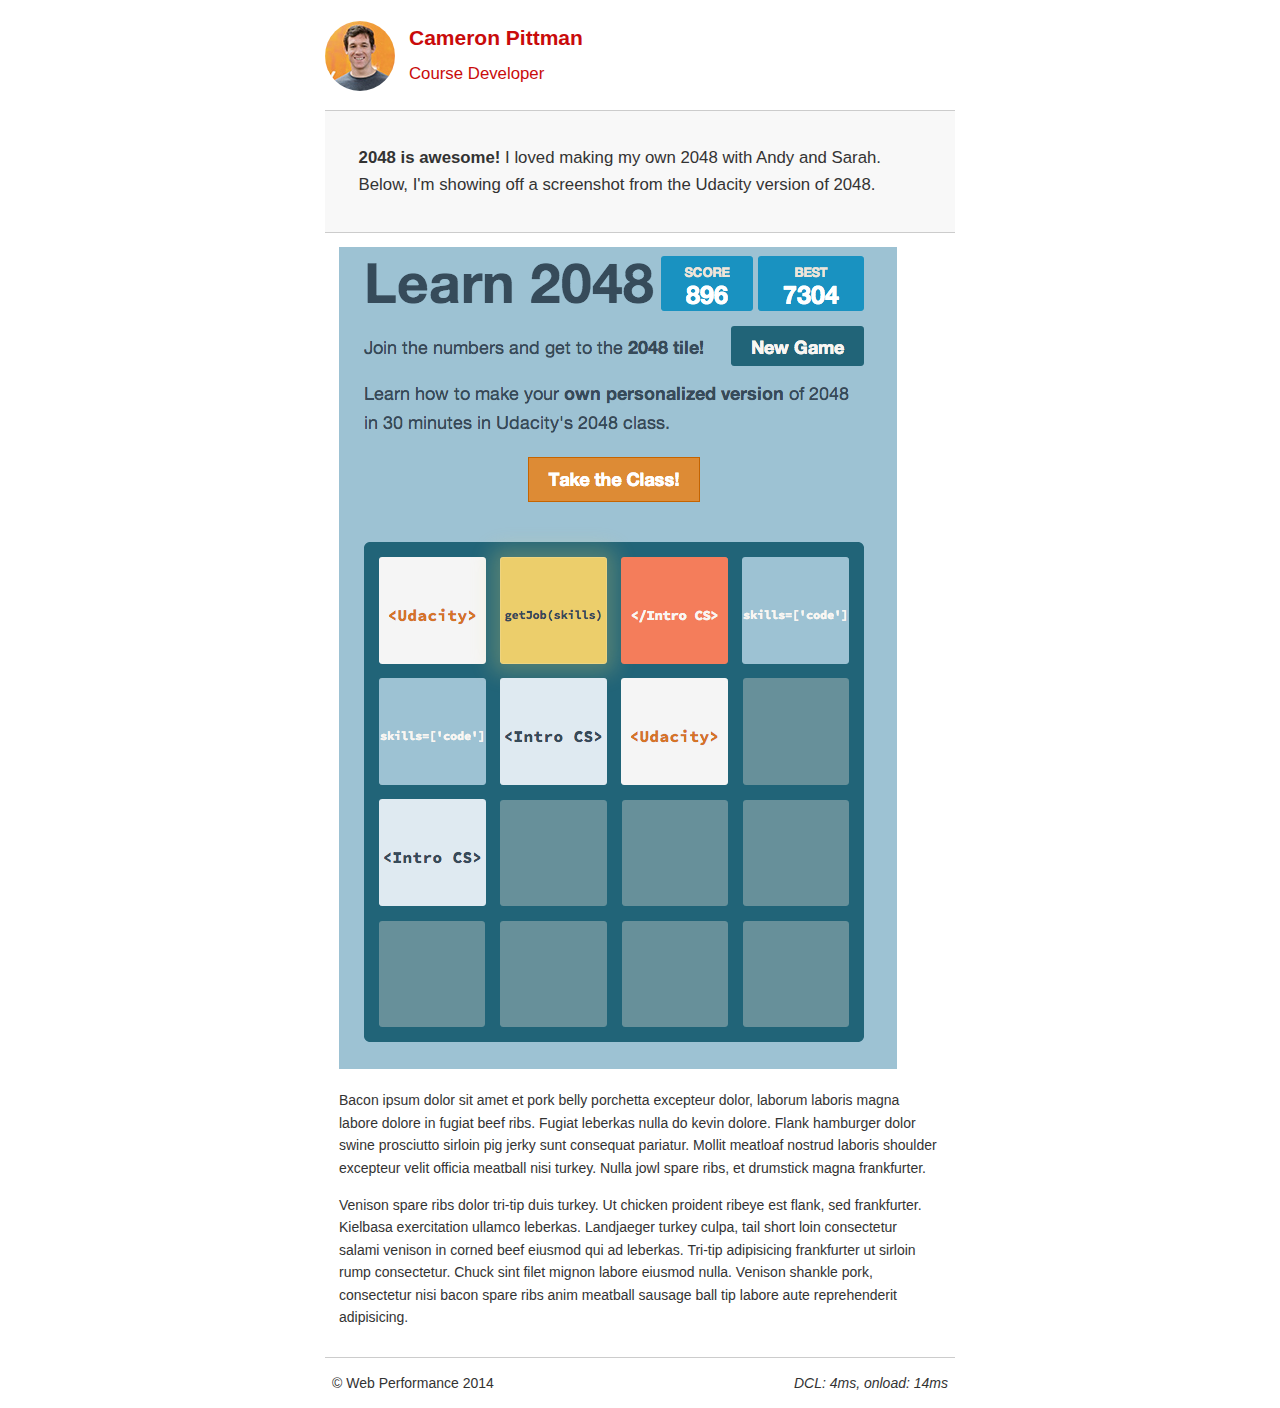
<file: project-2048.html>
<!DOCTYPE html>
<html lang="en">
  <head>
    <meta charset="utf-8">
    <meta name="viewport" content="width=device-width, initial-scale=1">
    <meta name="description" content=" FILL ME IN ">
    <meta name="author" content=" Cameron Pittman ">
    <title>Cameron Pittman: Portfolio</title>
    <script>
      var cb=function(){var e=document.createElement("link");e.rel="stylesheet";e.href="css/style.min.css";var t=document.getElementsByTagName("head")[0];t.parentNode.insertBefore(e,t)};var raf=requestAnimationFrame||mozRequestAnimationFrame||webkitRequestAnimationFrame||msRequestAnimationFrame;if(raf)raf(cb);else window.addEventListener("load",cb)
    </script>
    <script async src="js/perfmaters.min.js"></script>
  </head>
  <body>
    <header>
      <a href="/"><img src="img/profilepic.jpg"></a>
      <p>Cameron Pittman<br><span>Course Developer</span></p>
    </header>
    <div class="container">
      <div class="hero">
        <strong>2048 is awesome!</strong> I loved making my own 2048 with Andy and Sarah. Below, I'm showing off a screenshot from the Udacity version of 2048.
      </div>
      <div class="content">
        <img class="img-responsive" src="img/2048.png">
        <p>Bacon ipsum dolor sit amet et pork belly porchetta excepteur dolor, laborum laboris magna labore dolore in fugiat beef ribs. Fugiat leberkas nulla do kevin dolore. Flank hamburger dolor swine prosciutto sirloin pig jerky sunt consequat pariatur. Mollit meatloaf nostrud laboris shoulder excepteur velit officia meatball nisi turkey. Nulla jowl spare ribs, et drumstick magna frankfurter.</p>

        <p>Venison spare ribs dolor tri-tip duis turkey. Ut chicken proident ribeye est flank, sed frankfurter. Kielbasa exercitation ullamco leberkas. Landjaeger turkey culpa, tail short loin consectetur salami venison in corned beef eiusmod qui ad leberkas. Tri-tip adipisicing frankfurter ut sirloin rump consectetur. Chuck sint filet mignon labore eiusmod nulla. Venison shankle pork, consectetur nisi bacon spare ribs anim meatball sausage ball tip labore aute reprehenderit adipisicing.</p>
    </div>
    <footer>
      <p>&copy; Web Performance 2014 <span id="crp-stats"></span></p>
    </footer>
  </body>
</html>
</file>
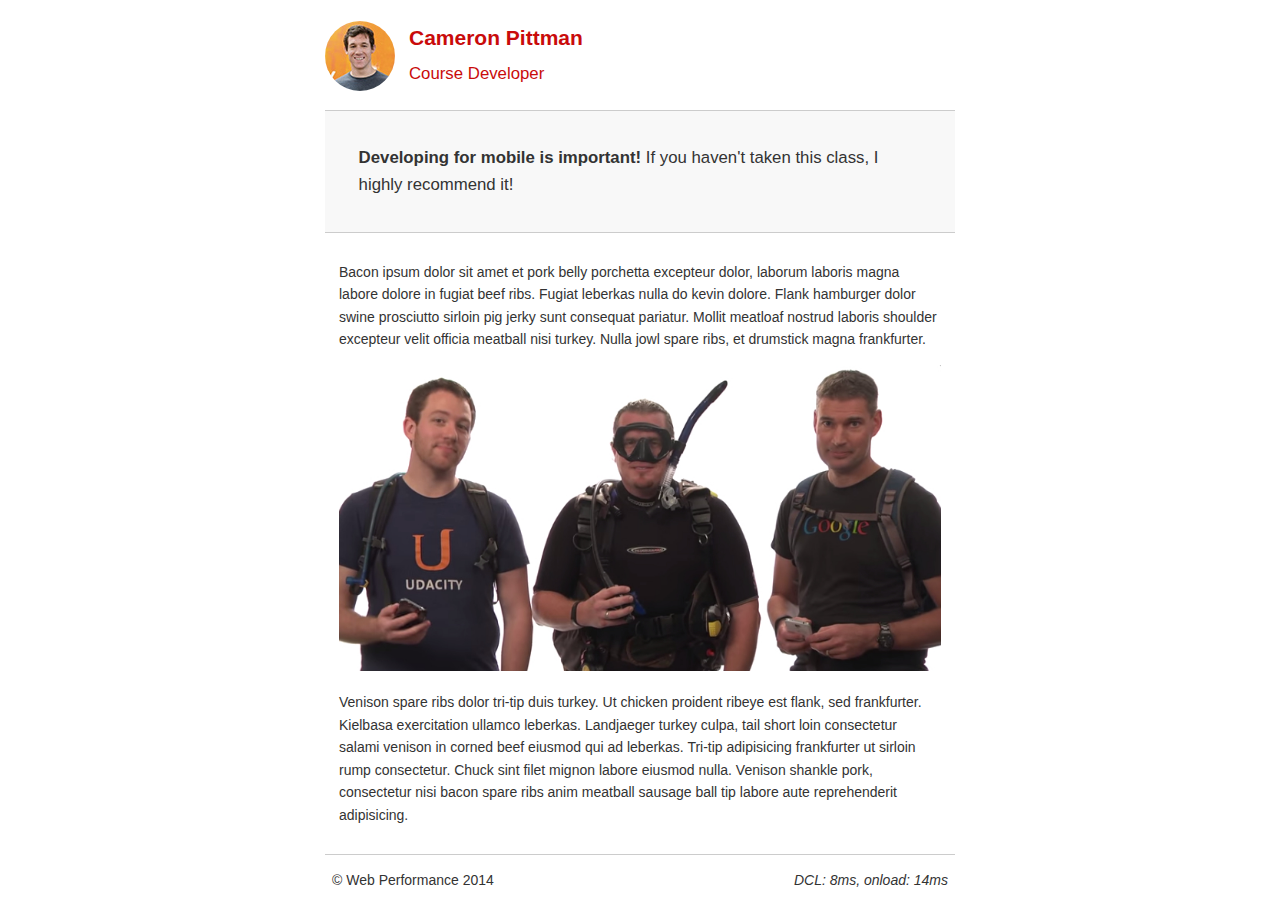
<file: project-mobile.html>
<!DOCTYPE html>
<html lang="en">
  <head>
    <meta charset="utf-8">
    <meta name="viewport" content="width=device-width, initial-scale=1">
    <meta name="description" content=" Cameron's mobile project">
    <meta name="author" content=" Cameron Pitman">
    <title>Cameron Pitman: Portfolio</title>
    <script>
      var cb=function(){var e=document.createElement("link");e.rel="stylesheet";e.href="css/style.min.css";var t=document.getElementsByTagName("head")[0];t.parentNode.insertBefore(e,t)};var raf=requestAnimationFrame||mozRequestAnimationFrame||webkitRequestAnimationFrame||msRequestAnimationFrame;if(raf)raf(cb);else window.addEventListener("load",cb)
    </script>
    <script async src="js/perfmaters.min.js"></script>
  </head>
  <body>
    <header>
      <a href="/"><img src="img/profilepic.jpg"></a>
      <p>Cameron Pittman<br><span>Course Developer</span></p>
    </header>
    <div class="container">
      <div class="hero">
        <strong>Developing for mobile is important!</strong> If you haven't taken this class, I highly recommend it!
      </div>
      <div class="content">
        <p>Bacon ipsum dolor sit amet et pork belly porchetta excepteur dolor, laborum laboris magna labore dolore in fugiat beef ribs. Fugiat leberkas nulla do kevin dolore. Flank hamburger dolor swine prosciutto sirloin pig jerky sunt consequat pariatur. Mollit meatloaf nostrud laboris shoulder excepteur velit officia meatball nisi turkey. Nulla jowl spare ribs, et drumstick magna frankfurter.</p>
        <img src="img/mobilewebdev.jpg">
        <p>Venison spare ribs dolor tri-tip duis turkey. Ut chicken proident ribeye est flank, sed frankfurter. Kielbasa exercitation ullamco leberkas. Landjaeger turkey culpa, tail short loin consectetur salami venison in corned beef eiusmod qui ad leberkas. Tri-tip adipisicing frankfurter ut sirloin rump consectetur. Chuck sint filet mignon labore eiusmod nulla. Venison shankle pork, consectetur nisi bacon spare ribs anim meatball sausage ball tip labore aute reprehenderit adipisicing.</p>
    </div>
    <footer>
      <p>&copy; Web Performance 2014 <span id="crp-stats"></span></p>
    </footer>
  </body>
</html>
</file>
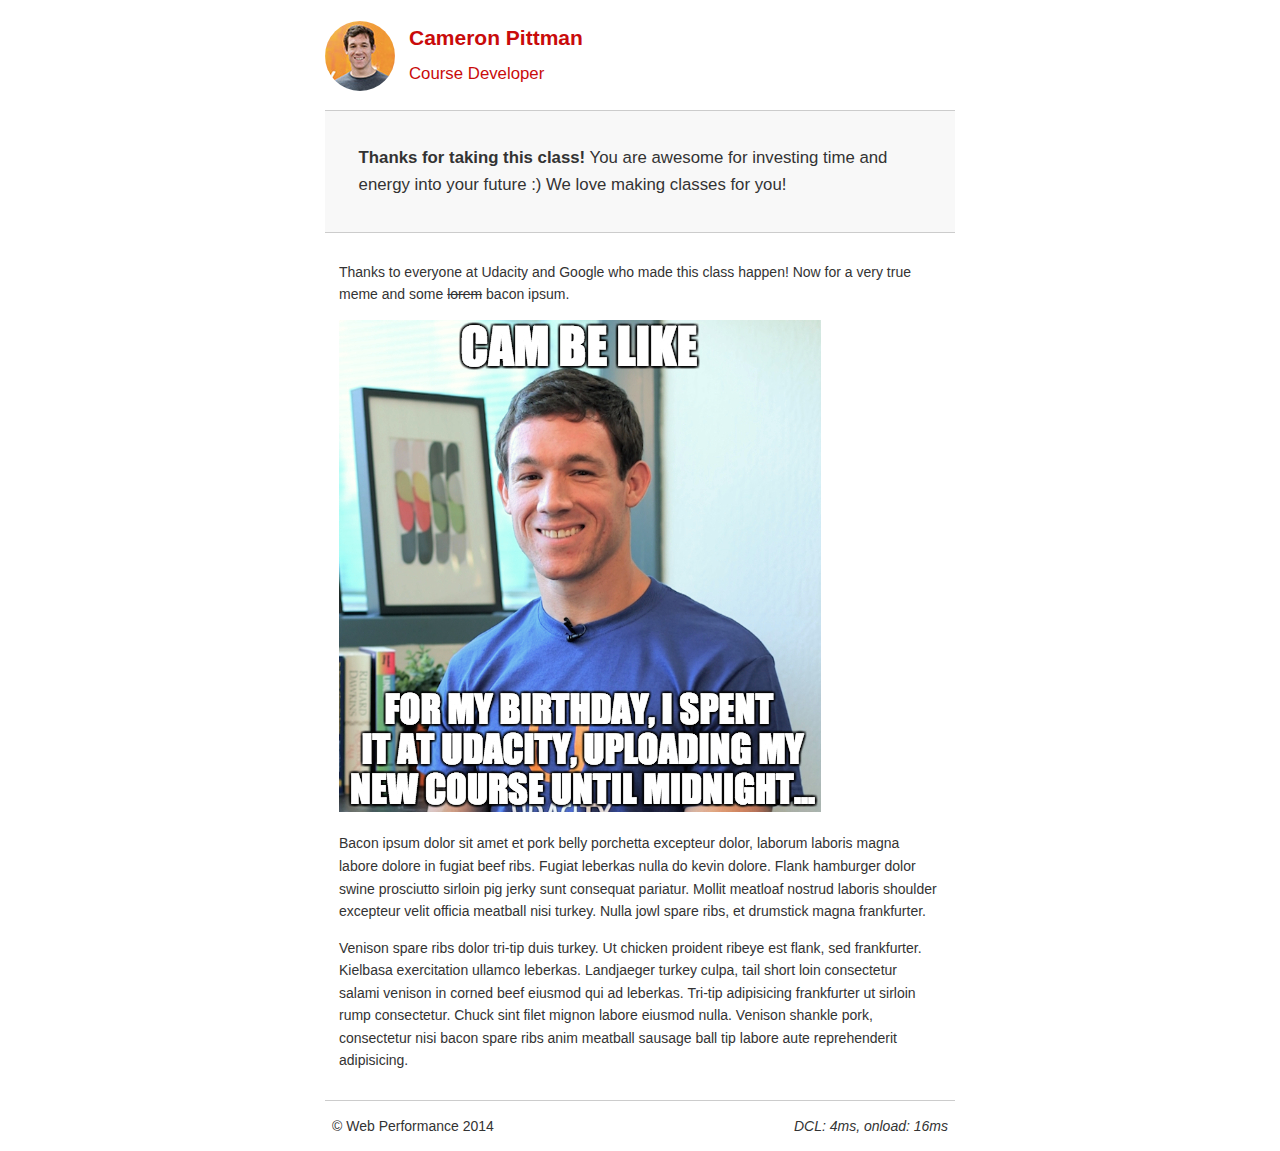
<file: project-webperf.html>
<!DOCTYPE html>
<html lang="en">
  <head>
    <meta charset="utf-8">
    <meta name="viewport" content="width=device-width, initial-scale=1">
    <meta name="description" content=" FILL ME IN ">
    <meta name="author" content="Cameron Pittman">
    <title>Cameron Pittman: Portfolio</title>
    <script async src="js/perfmaters.min.js"></script>
    <script>
      var cb=function(){var e=document.createElement("link");e.rel="stylesheet";e.href="css/style.min.css";var t=document.getElementsByTagName("head")[0];t.parentNode.insertBefore(e,t)};var raf=requestAnimationFrame||mozRequestAnimationFrame||webkitRequestAnimationFrame||msRequestAnimationFrame;if(raf)raf(cb);else window.addEventListener("load",cb)
    </script>
  </head>
  <body>
    <header>
      <a href="/"><img src="img/profilepic.jpg"></a>
      <p>Cameron Pittman<br><span>Course Developer</span></p>
    </header>

    <div class="container">
      <div class="hero">
        <strong>Thanks for taking this class!</strong> You are awesome for investing time and energy into your future :) We love making classes for you!
      </div>

      <div class="content">

        <p>Thanks to everyone at Udacity and Google who made this class happen! Now for a very true meme and some <strike>lorem</strike> bacon ipsum.</p>

        <img src="img/cam_be_like.jpg">

        <p>Bacon ipsum dolor sit amet et pork belly porchetta excepteur dolor, laborum laboris magna labore dolore in fugiat beef ribs. Fugiat leberkas nulla do kevin dolore. Flank hamburger dolor swine prosciutto sirloin pig jerky sunt consequat pariatur. Mollit meatloaf nostrud laboris shoulder excepteur velit officia meatball nisi turkey. Nulla jowl spare ribs, et drumstick magna frankfurter.</p>

        <p>Venison spare ribs dolor tri-tip duis turkey. Ut chicken proident ribeye est flank, sed frankfurter. Kielbasa exercitation ullamco leberkas. Landjaeger turkey culpa, tail short loin consectetur salami venison in corned beef eiusmod qui ad leberkas. Tri-tip adipisicing frankfurter ut sirloin rump consectetur. Chuck sint filet mignon labore eiusmod nulla. Venison shankle pork, consectetur nisi bacon spare ribs anim meatball sausage ball tip labore aute reprehenderit adipisicing.</p>

    </div>

    <footer>
      <p>&copy; Web Performance 2014 <span id="crp-stats"></span></p>
    </footer>
  </body>
</html>
</file>
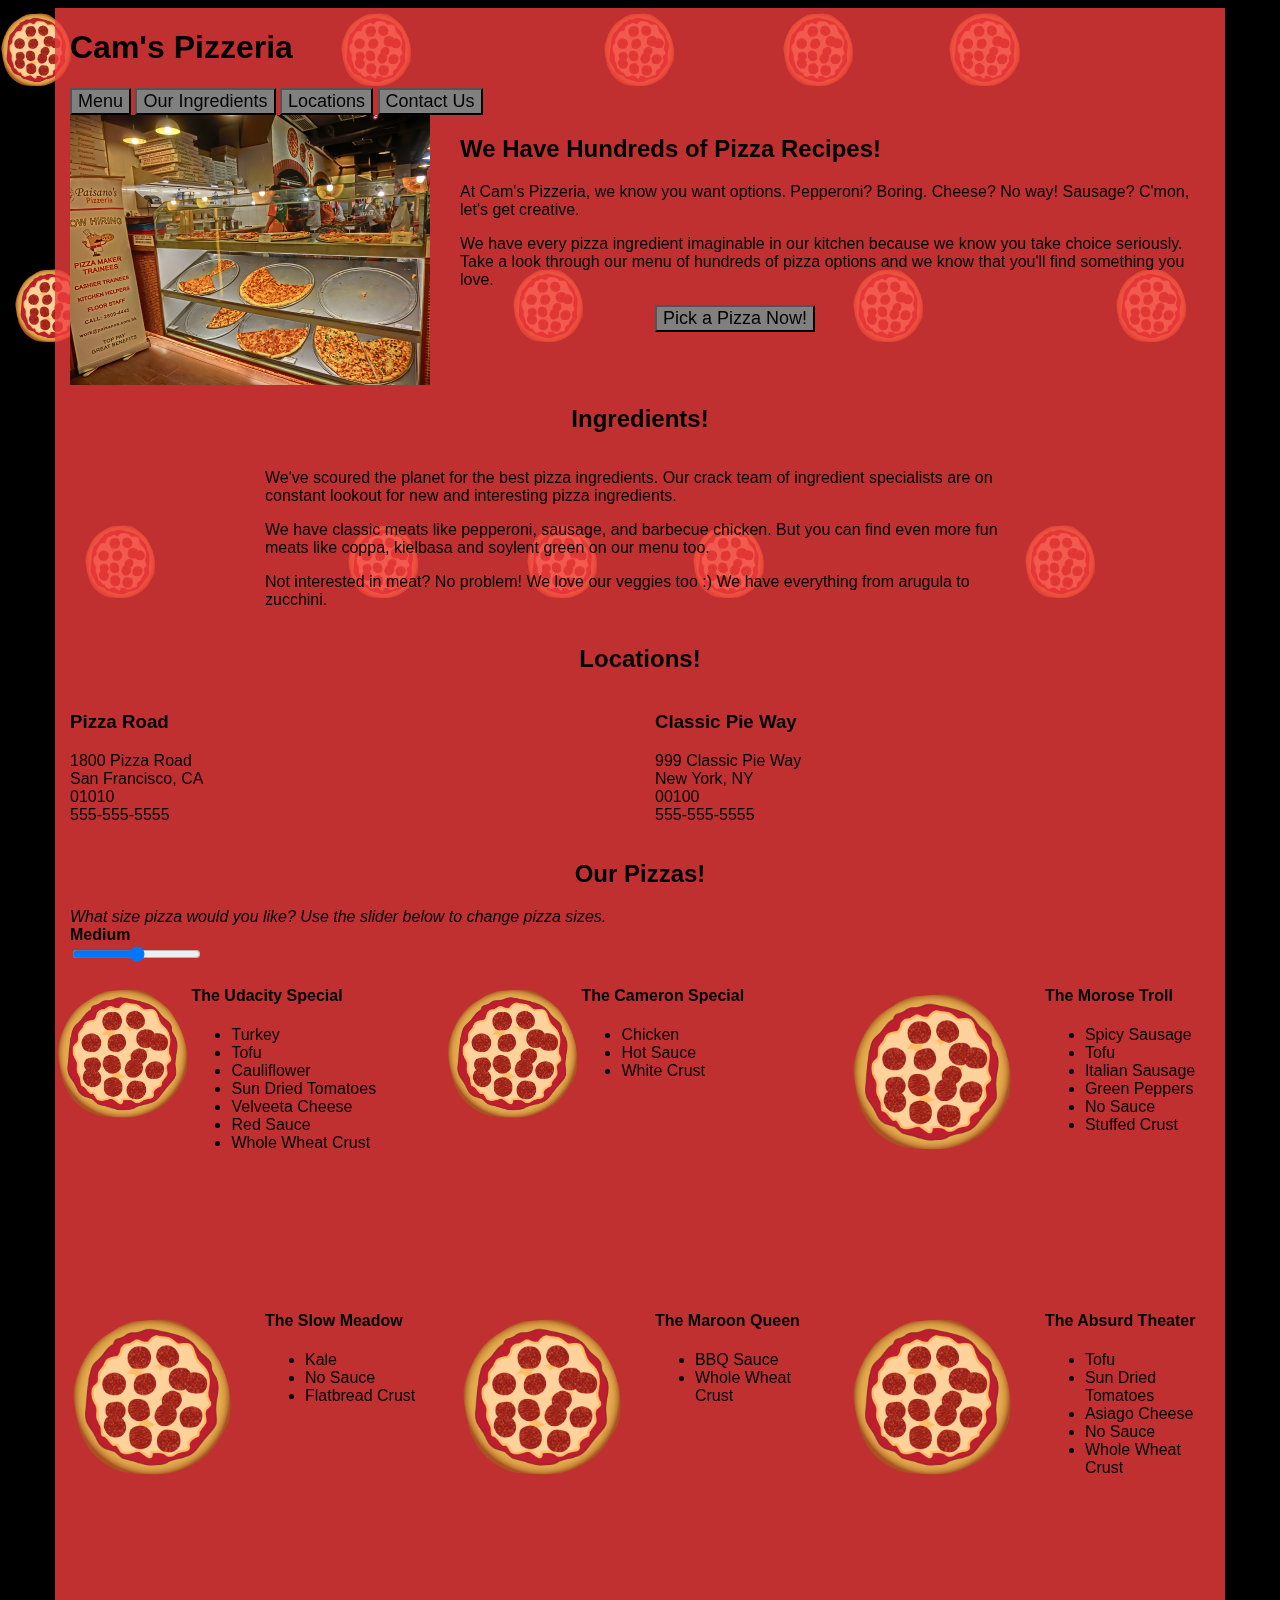
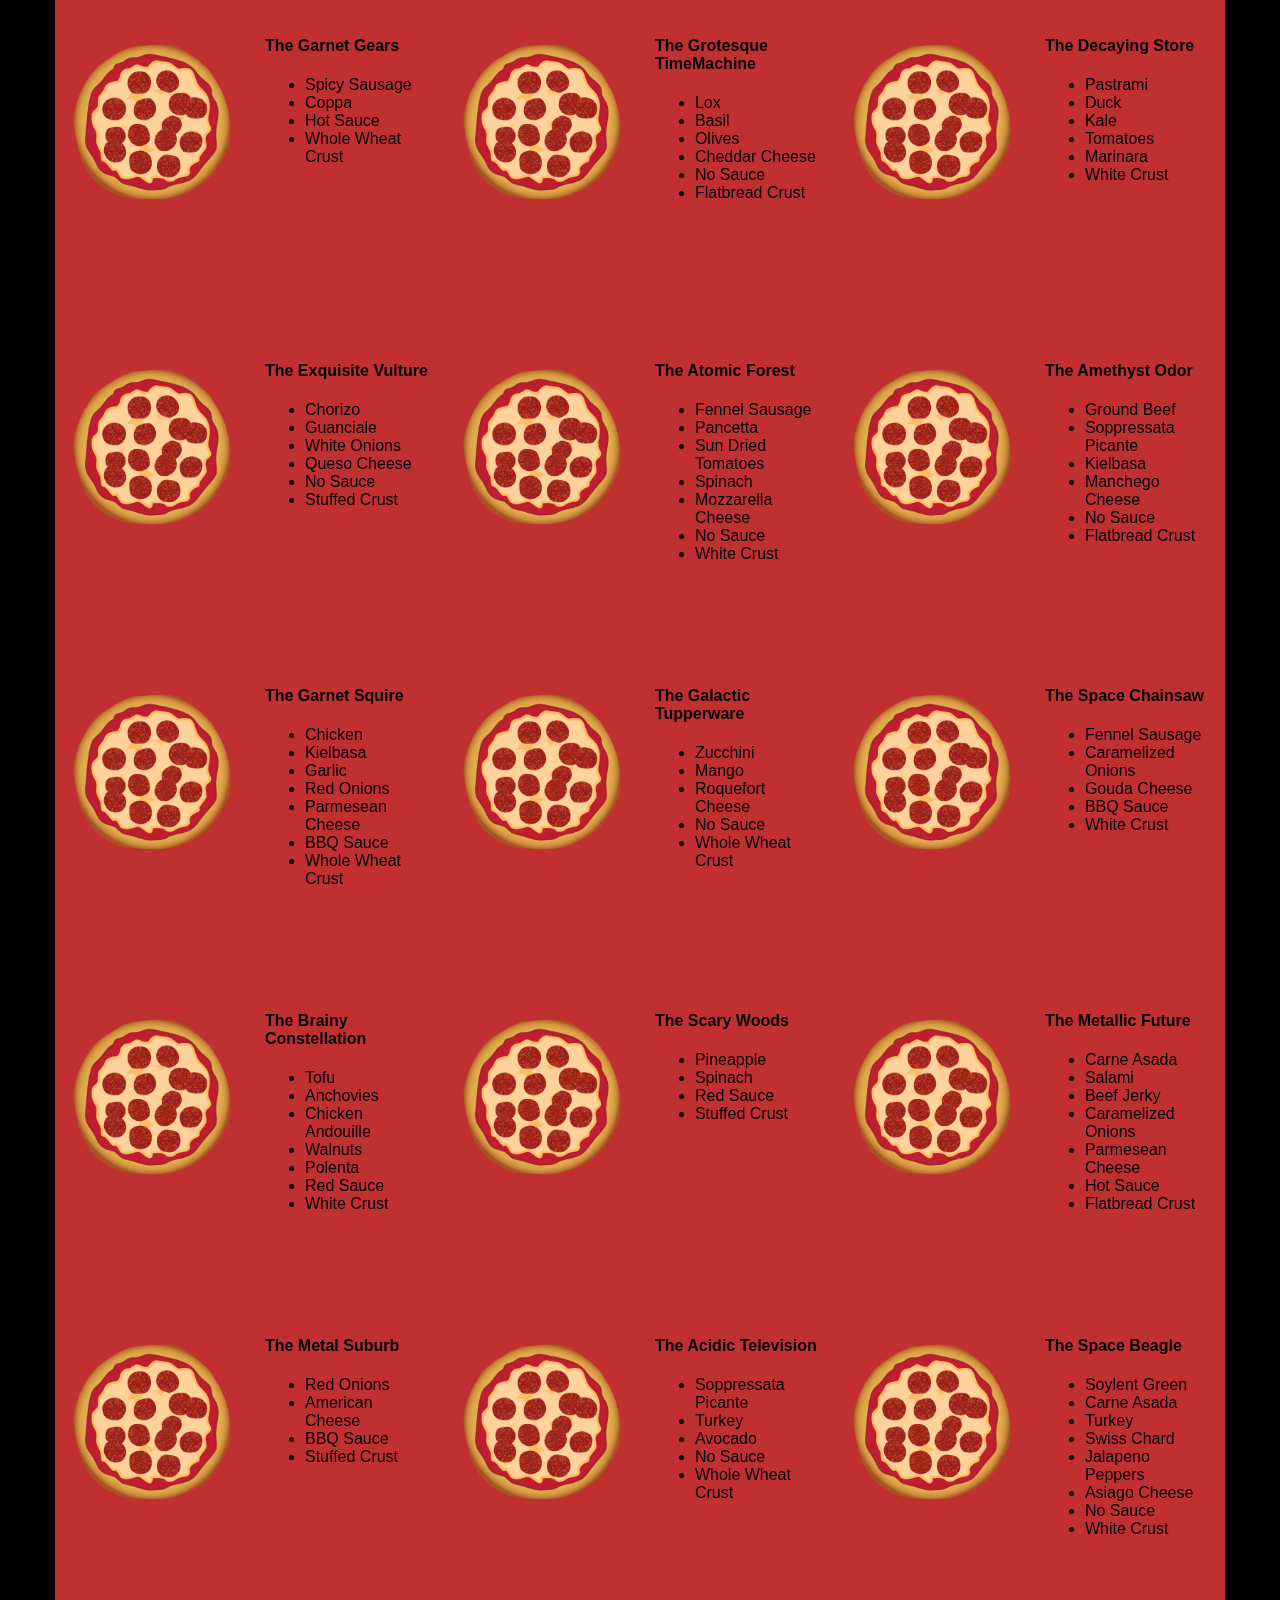
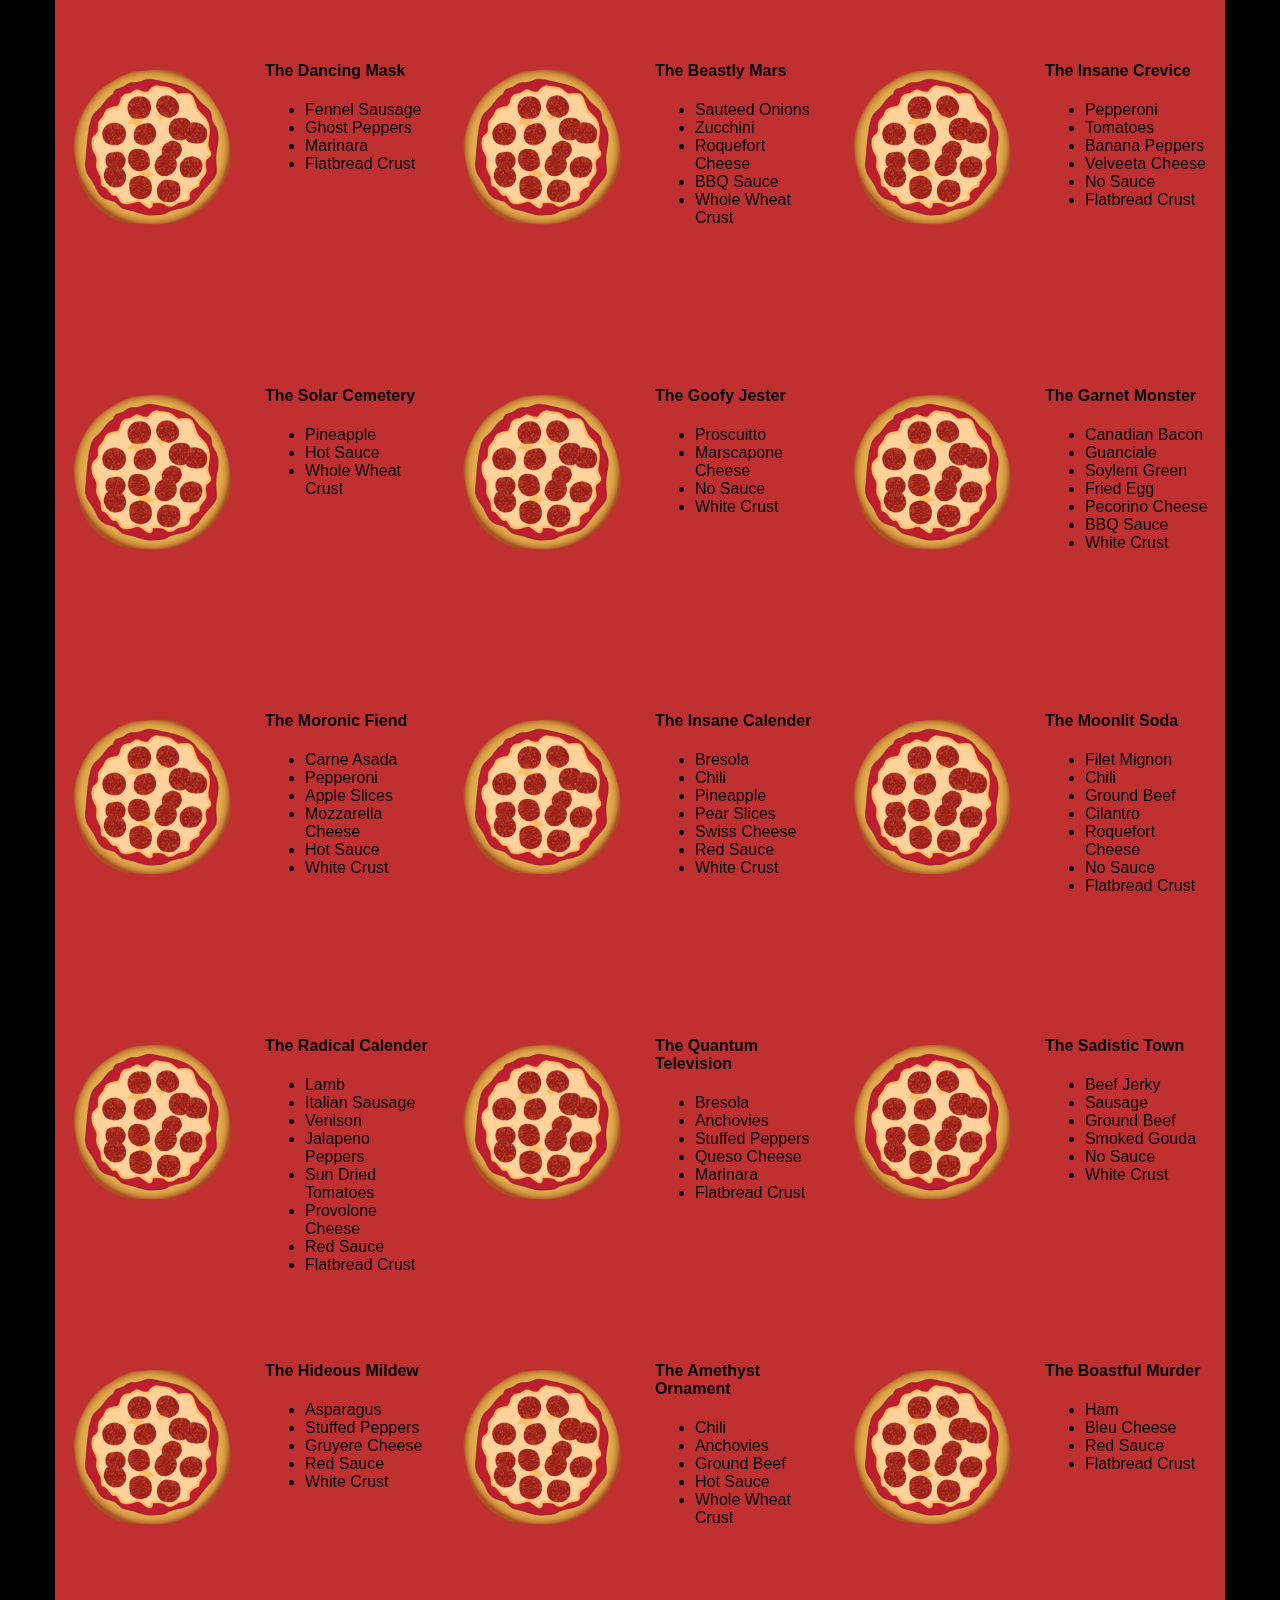
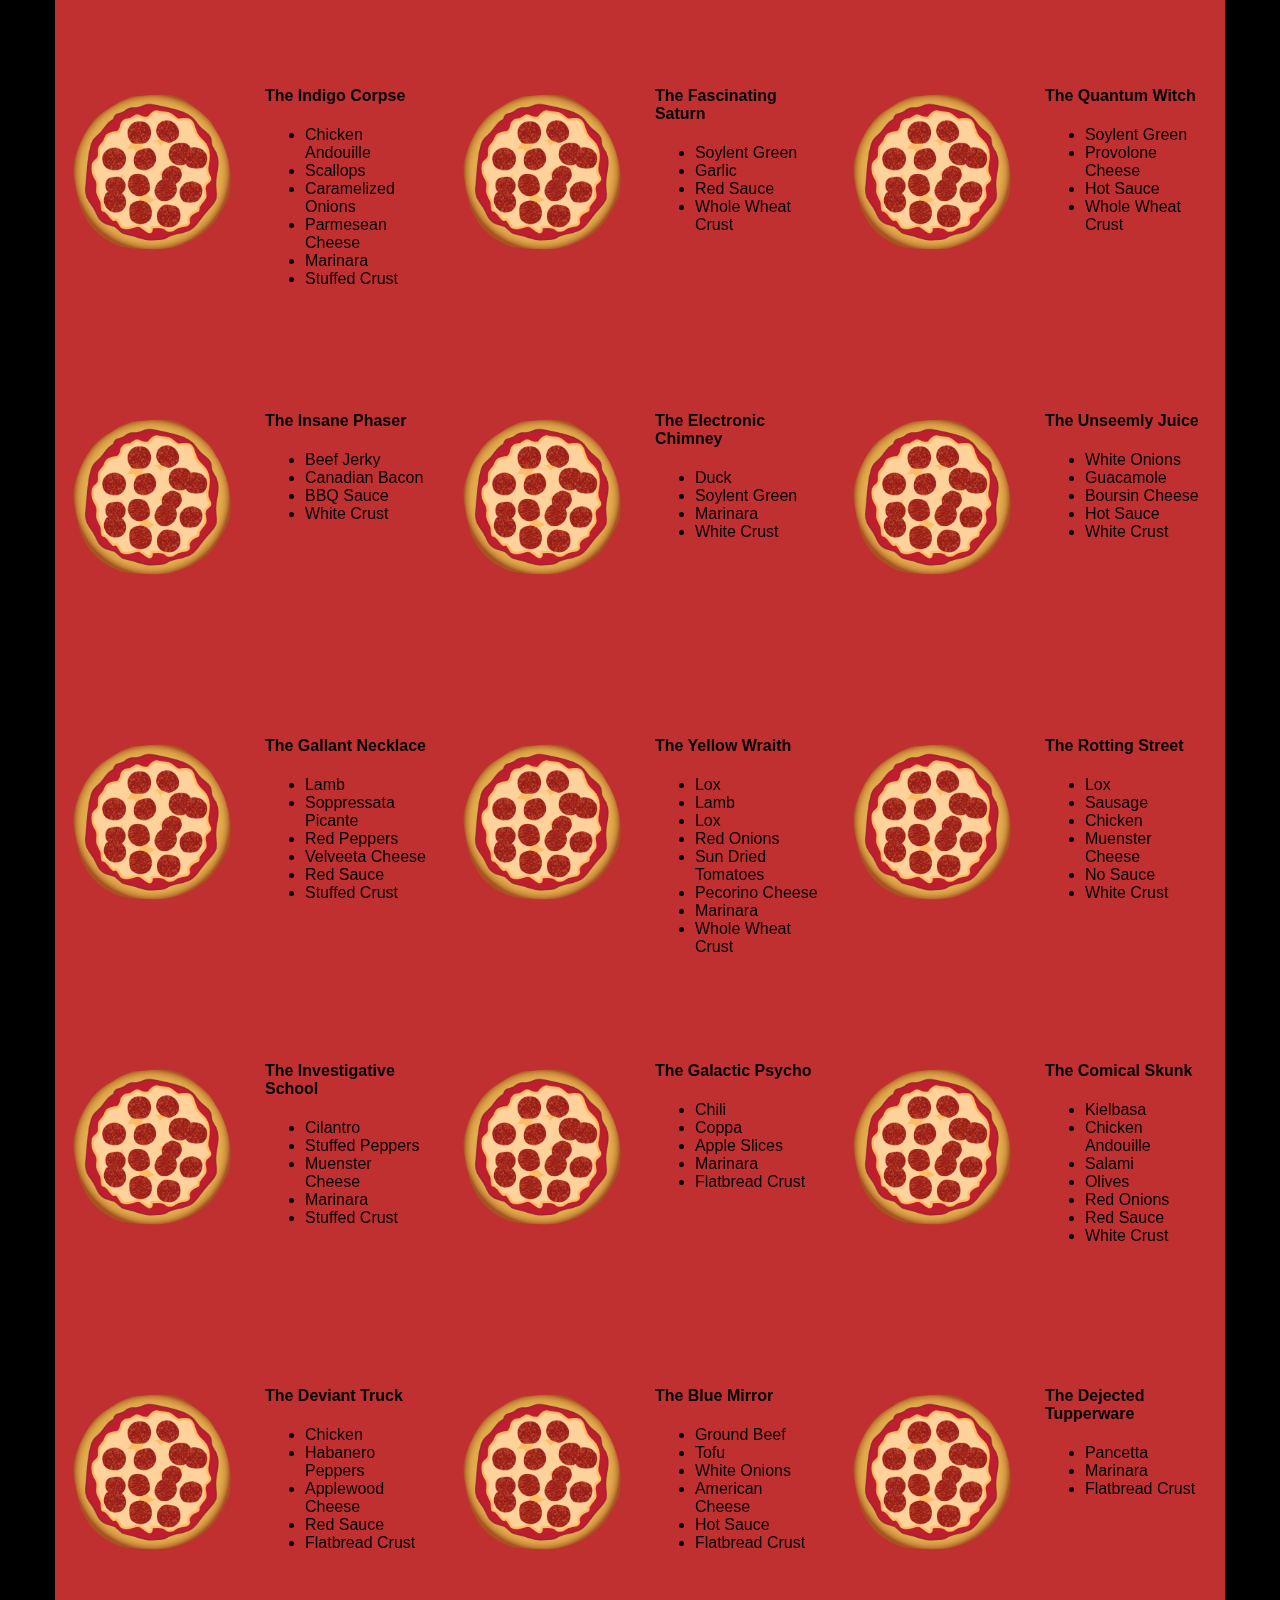
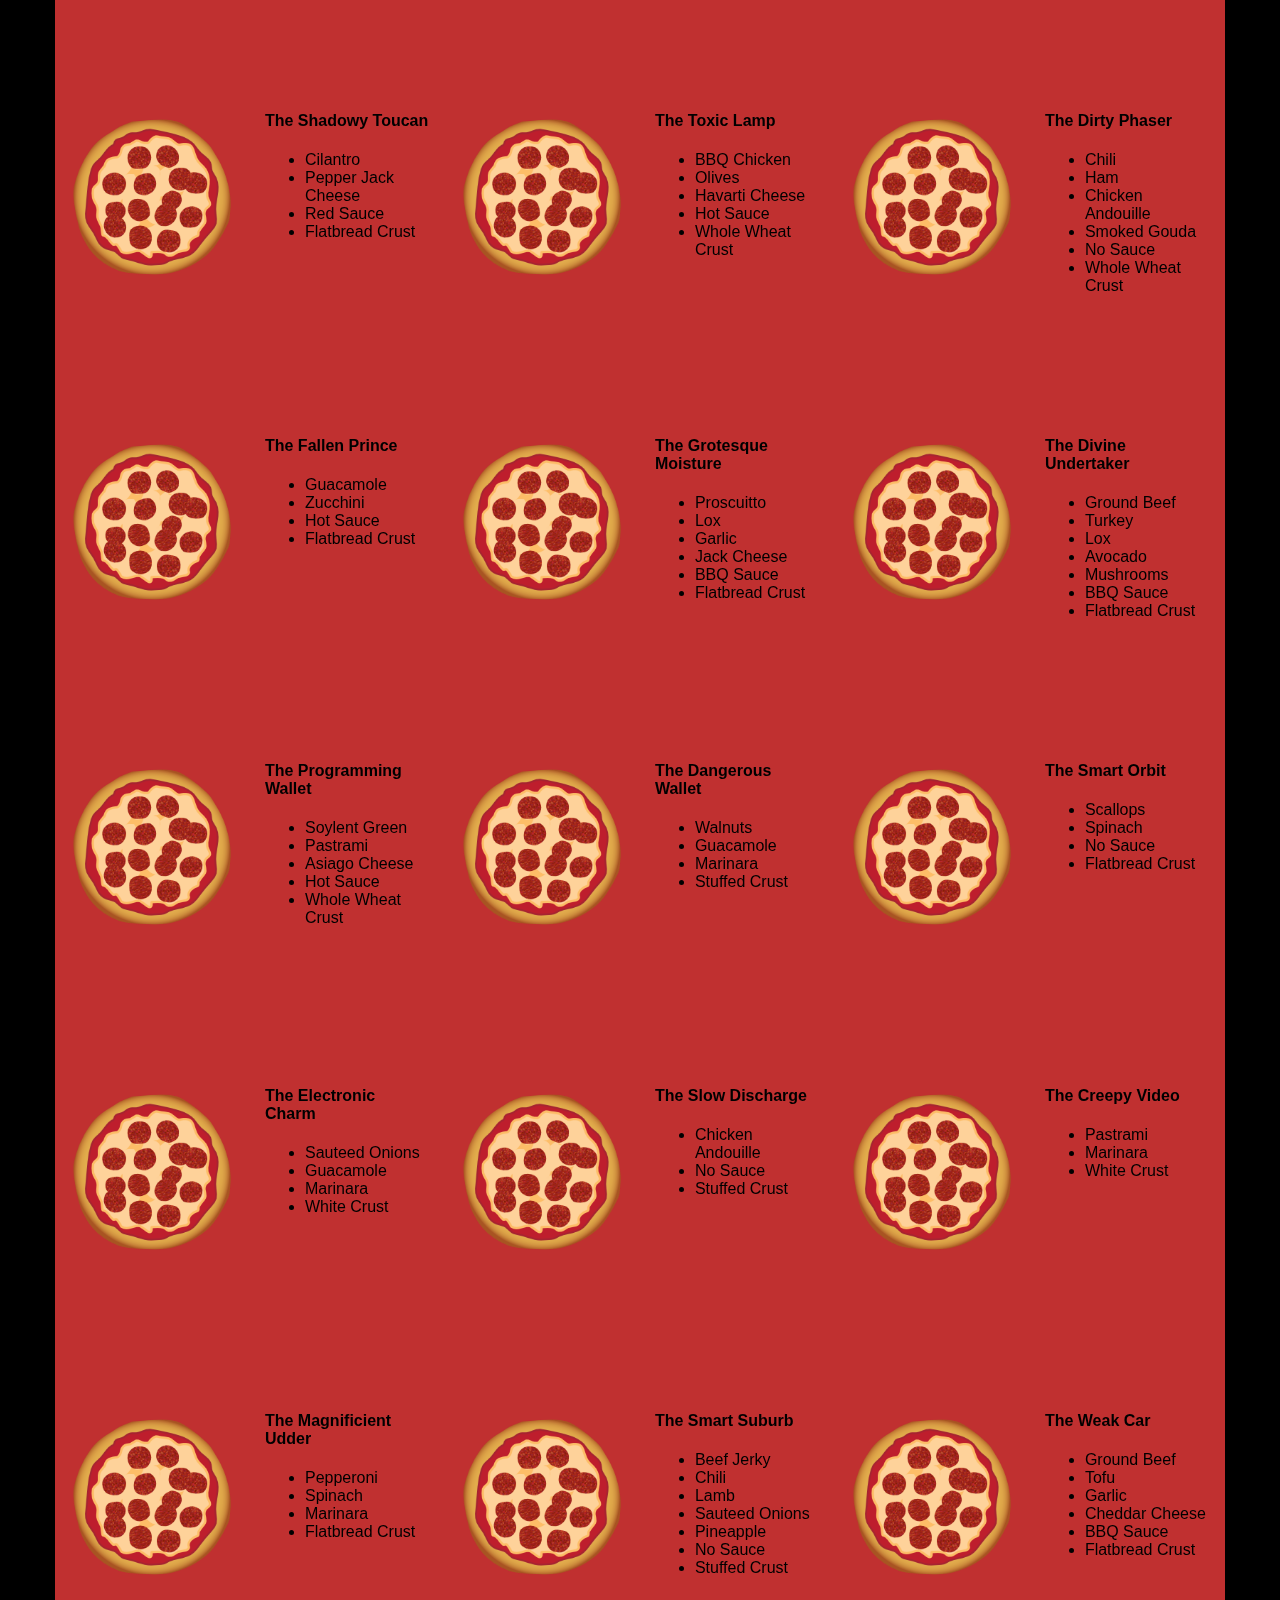
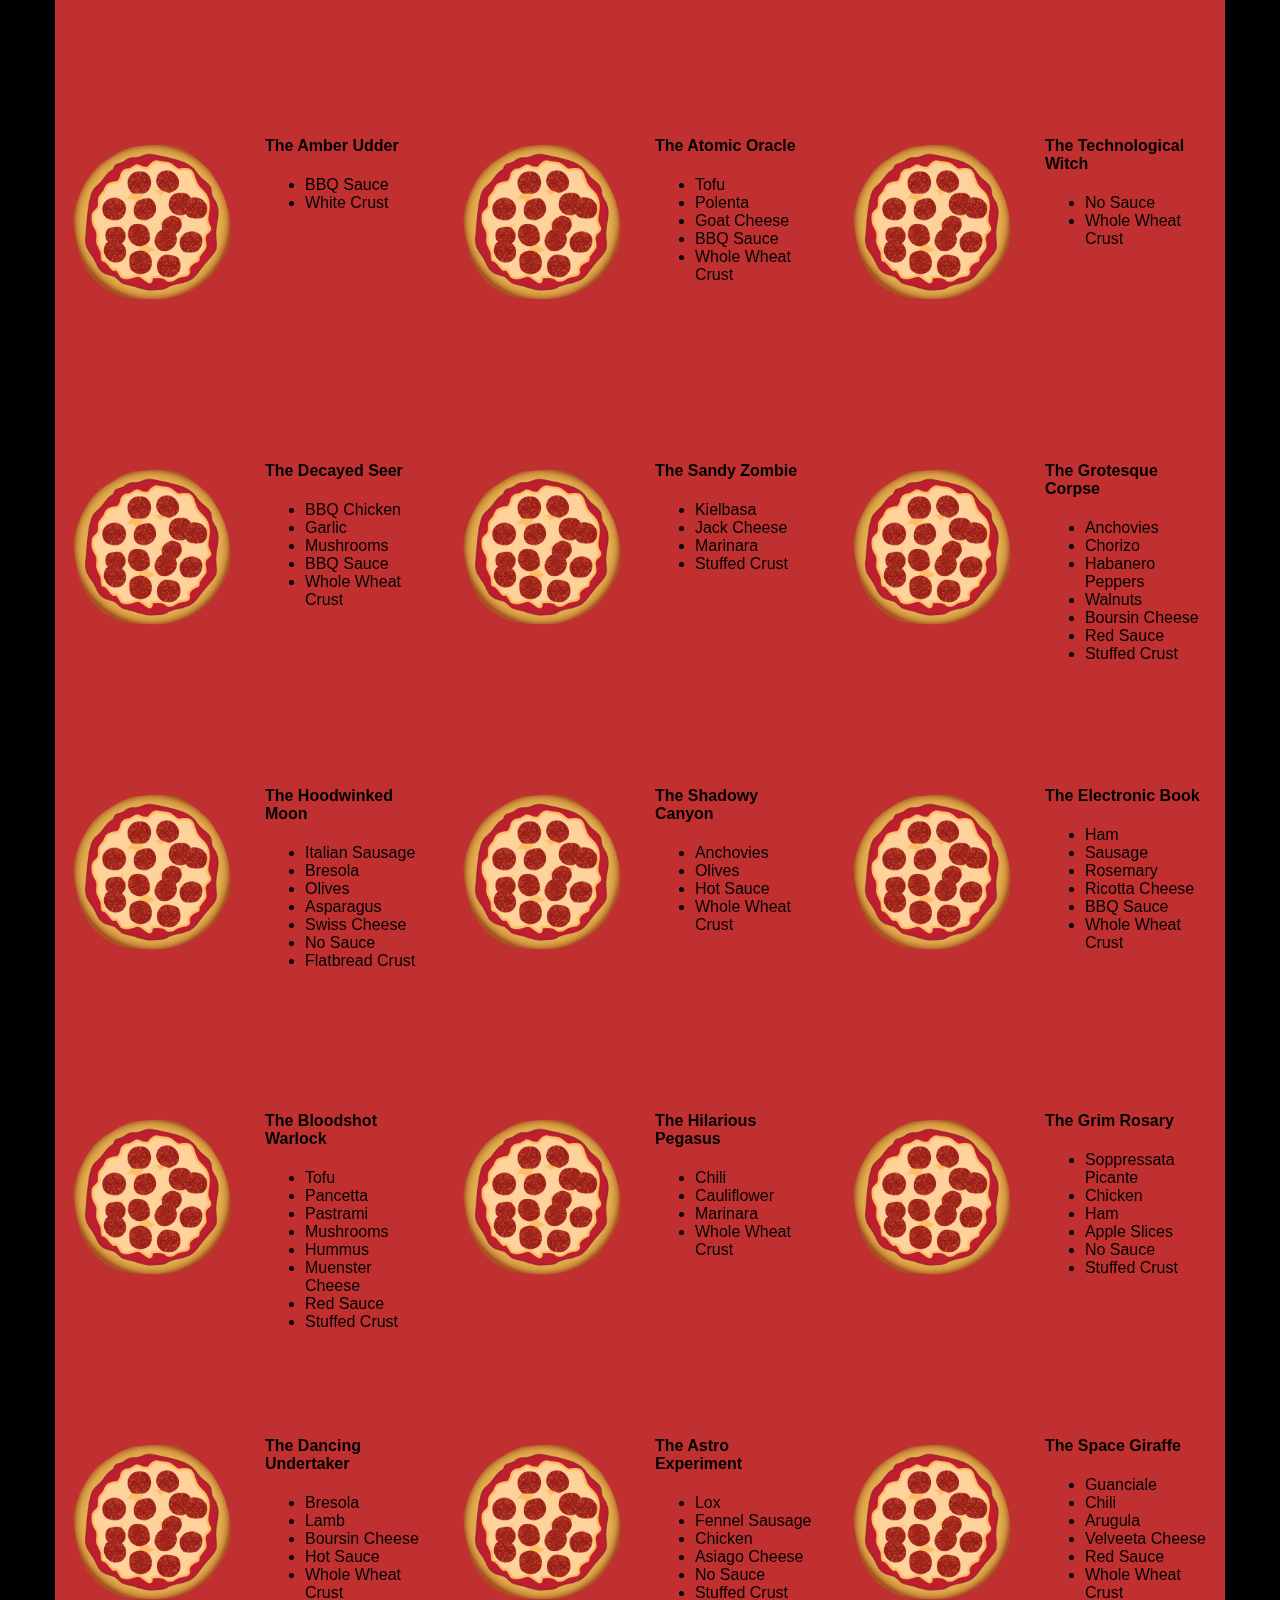
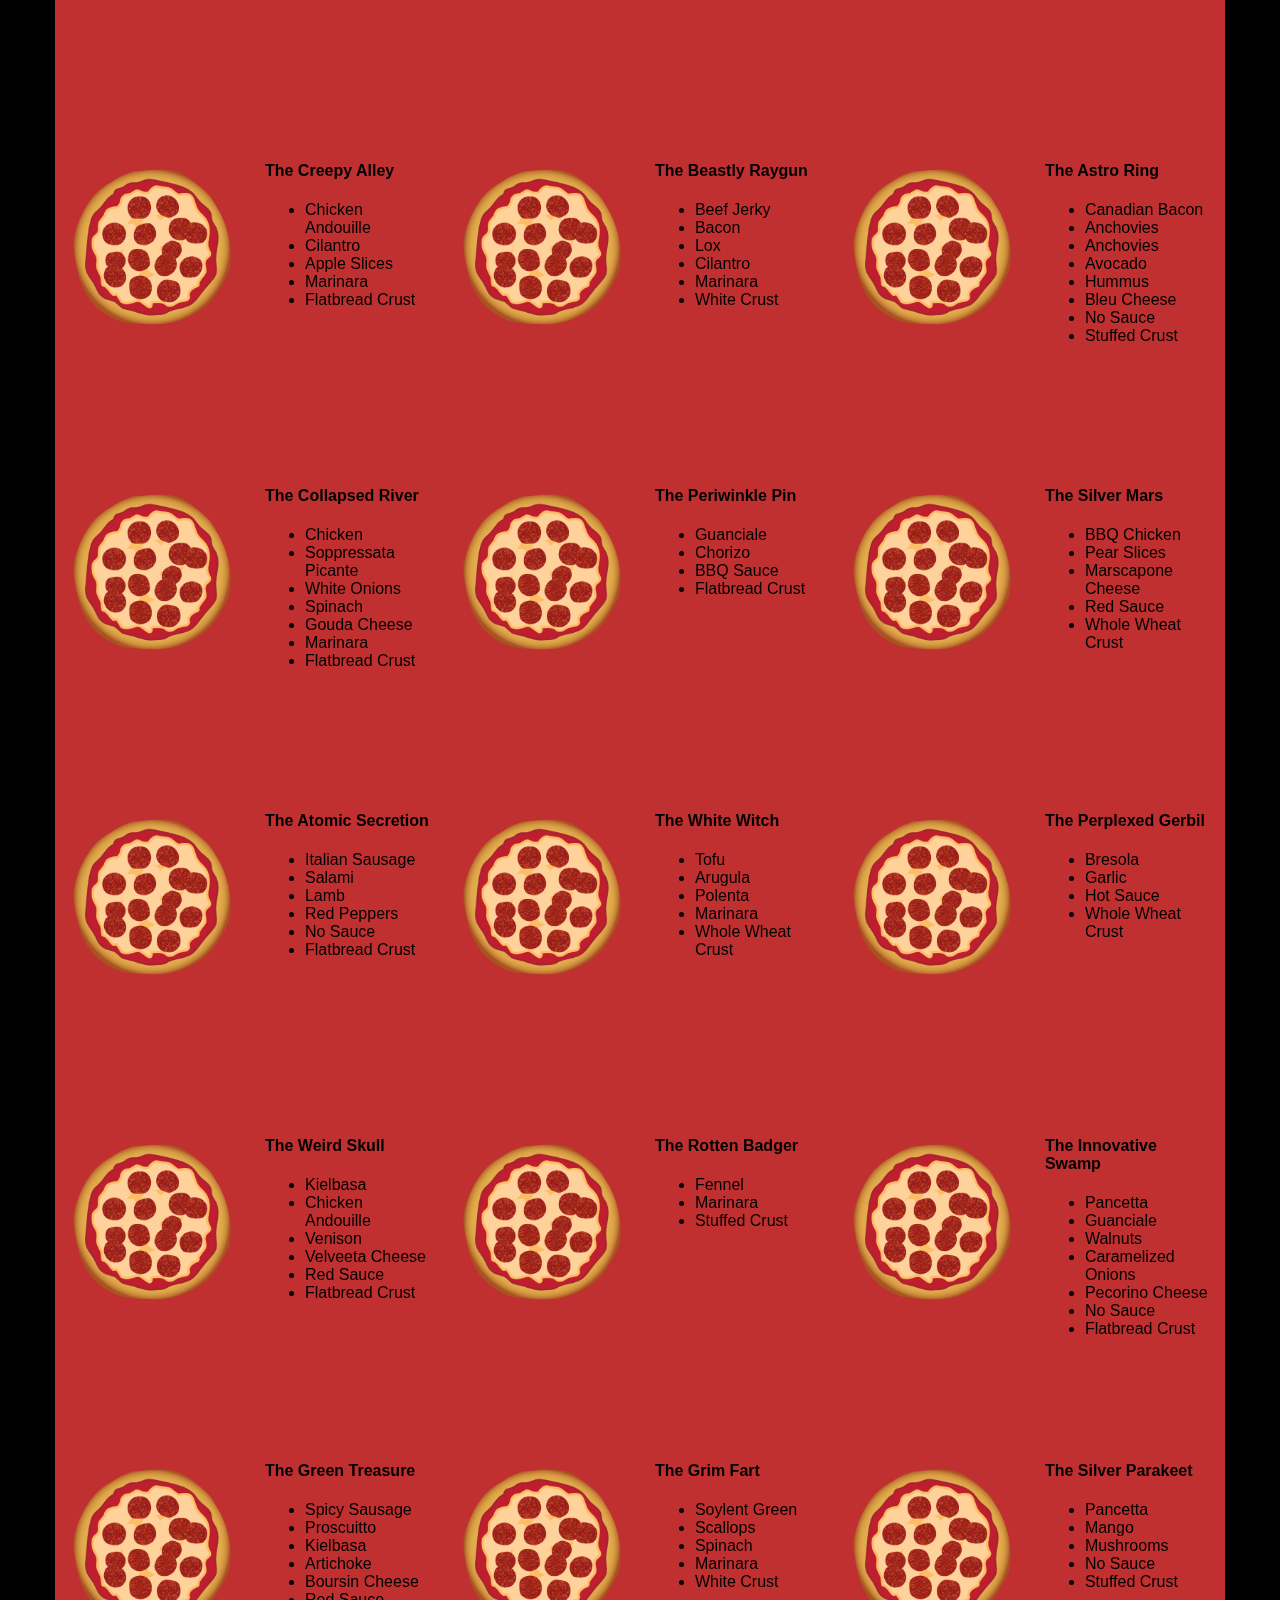
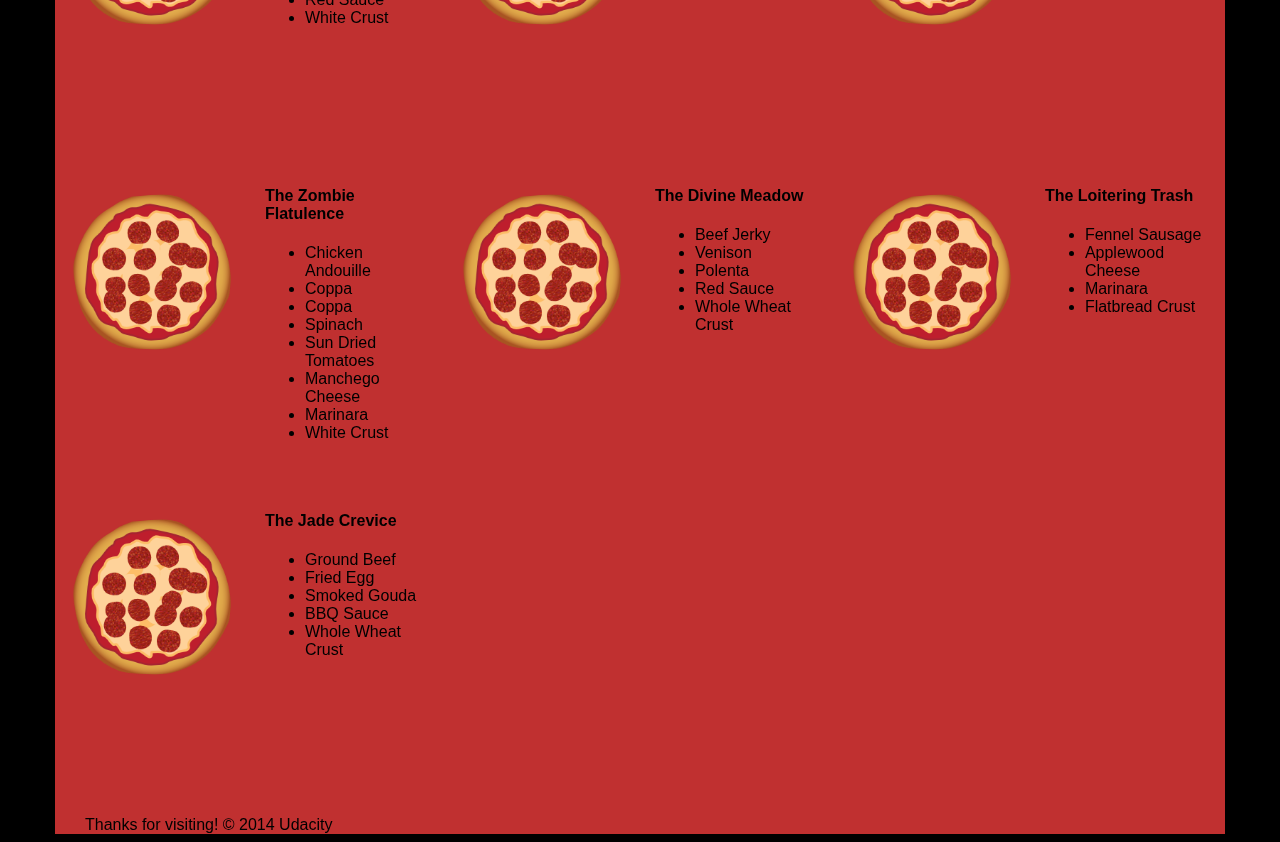
<file: views/pizza.html>
<!DOCTYPE HTML>
<html>
<head>
  <meta charset="utf-8" />
  <meta name="viewport" content="width=device-width, initial-scale=1" />
  <meta name="description" content="Cameron's Pizzeria" />
  <meta name="author" content="Cameron Pittman" />
  <title>Cam's Pizzeria</title>
  <script>
      var cb=function(){var e=document.createElement("link");e.rel="stylesheet";e.href="css/style.min.css";var t=document.getElementsByTagName("head")[0];t.parentNode.insertBefore(e,t)};var raf=requestAnimationFrame||mozRequestAnimationFrame||webkitRequestAnimationFrame||msRequestAnimationFrame;if(raf)raf(cb);else window.addEventListener("load",cb)
  </script>
  <script>
      var cb=function(){var e=document.createElement("link");e.rel="stylesheet";e.href="css/bootstrap-grid.min.css";var t=document.getElementsByTagName("head")[0];t.parentNode.insertBefore(e,t)};var raf=requestAnimationFrame||mozRequestAnimationFrame||webkitRequestAnimationFrame||msRequestAnimationFrame;if(raf)raf(cb);else window.addEventListener("load",cb)
  </script>
</head>
<body>
  <div class="container">
    <div id="header" class="row">
      <div class="col-md-6">
        <div class="row">
          <div class="col-md-12">
            <h1>Cam's Pizzeria</h1>
            <div class="row">
              <div id="menu" class="col-md-12">
                <form action="#randomPizzas">
                  <input type="submit" value="Menu">
                </form>
                <form action="#ingredients">
                  <input type="submit" value="Our Ingredients">
                </form>
                <form action="#locations">
                  <input type="submit" value="Locations">
                </form>
                <form action="#" onsubmit="alert('Thanks for clicking! This button doesn\'t do anything because this is a fake pizzeria :\)')">
                  <input type="submit" value="Contact Us">
                </form>
              </div>
            </div>
          </div>
        </div>
      </div>
      <div id="movingPizzas1" class="col-md-6">
      </div>
    </div>
    <div id="callToAction" class="row">
      <div class="col-md-4">
        <img src="images/pizzeria.jpg" class="img-responsive"> <!-- Image credit to: http://commons.wikimedia.org/wiki/File:HK_TST_night_%E5%98%89%E8%98%AD%E9%81%93_Granville_Road_restaurant_Paisano's_Pizzeria_pizza_Dec-2013.JPG -->
      </div>
      <div class="col-md-8">
        <div class="row">
          <div class="col-md-12">
            <h2>We Have Hundreds of Pizza Recipes!</h2>
            <p>At Cam's Pizzeria, we know you want options. Pepperoni? Boring. Cheese? No way! Sausage? C'mon, let's get creative.</p>
            <p>We have every pizza ingredient imaginable in our kitchen because we know you take choice seriously. Take a look through our menu of hundreds of pizza options and we know that you'll find something you love.</p>
          </div>
        </div>
        <div class="row">
          <div class="col-md-6 col-md-push-3">
            <form action="#randomPizzas">
              <input type="submit" value="Pick a Pizza Now!">
            </form>
          </div>
        </div>
      </div>
    </div>
    <div id="ingredients" class="row">
      <div class="col-md-8 col-md-push-2">
        <div class="row">
          <div class="col-md-12 centered">
            <h2>Ingredients!</h2>
          </div>
        </div>
        <div class="row">
          <div class="col-md-12">
            <p>We've scoured the planet for the best pizza ingredients. Our crack team of ingredient specialists are on constant lookout for new and interesting pizza ingredients.</p>
            <p>We have classic meats like pepperoni, sausage, and barbecue chicken. But you can find even more fun meats like coppa, kielbasa and soylent green on our menu too.</p>
            <p>Not interested in meat? No problem! We love our veggies too :) We have everything from arugula to zucchini.</p>
          </div>
        </div>
      </div>
    </div>
    <div id="locations" class="row">
      <div class="col-md-12">
        <h2 style="text-align: center">Locations!</h2>
        <div class="row">
          <div class="col-md-6">
            <h3>Pizza Road</h3>
            <p>1800 Pizza Road<br>San Francisco, CA<br>01010<br>555-555-5555</p>
          </div>
          <div class="col-md-6">
            <h3>Classic Pie Way</h3>
            <p>999 Classic Pie Way<br>New York, NY<br>00100<br>555-555-5555</p>
          </div>
        </div>
      </div>
    </div>
    <div id="pizzaGenerator" class="row">
      <div class="col-md-12">
        <h2 style="text-align: center">Our Pizzas!</h2>
        <div class="row">
          <div class="col-md-12">
            <em>What size pizza would you like? Use the slider below to change pizza sizes.</em>
          </div>
          <div id="pizzaSize" class="col-md-6">Medium</div>
          <div class="col-md-12">
            <input id="sizeSlider" type="range" min="1" max="3" value="2" step="1" onchange="resizePizzas(this.value)"></input>
          </div>
        </div>
        <div id="randomPizzas" class="row">
          <div id="pizza0" class="randomPizzaContainer" style="width:33.33%; height: 325px;">
            <div style="width:35%">
              <img src="images/pizza.png" class="img-responsive">
            </div>
            <div style="width:65%">
              <h4>The Udacity Special</h4>
              <ul>
                <li>Turkey</li>
                <li>Tofu</li>
                <li>Cauliflower</li>
                <li>Sun Dried Tomatoes</li>
                <li>Velveeta Cheese</li>
                <li>Red Sauce</li>
                <li>Whole Wheat Crust</li>
              </ul>
            </div>
          </div>
          <div id="pizza1" class="randomPizzaContainer" style="width:33.33%; height: 325px;">
            <div style="width:35%">
              <img src="images/pizza.png" class="img-responsive">
            </div>
            <div style="width:65%">
              <h4>The Cameron Special</h4>
              <ul>
                <li>Chicken</li>
                <li>Hot Sauce</li>
                <li>White Crust</li>
              </ul>
            </div>
          </div>
        </div>
      </div>
    </div>
    <div id="footer" class="col-md-12">Thanks for visiting! &copy; 2014 Udacity</div>
  </div>
  <script type="text/javascript" src="js/main.min.js"></script>
</body>
</html>
</html>
</file>
